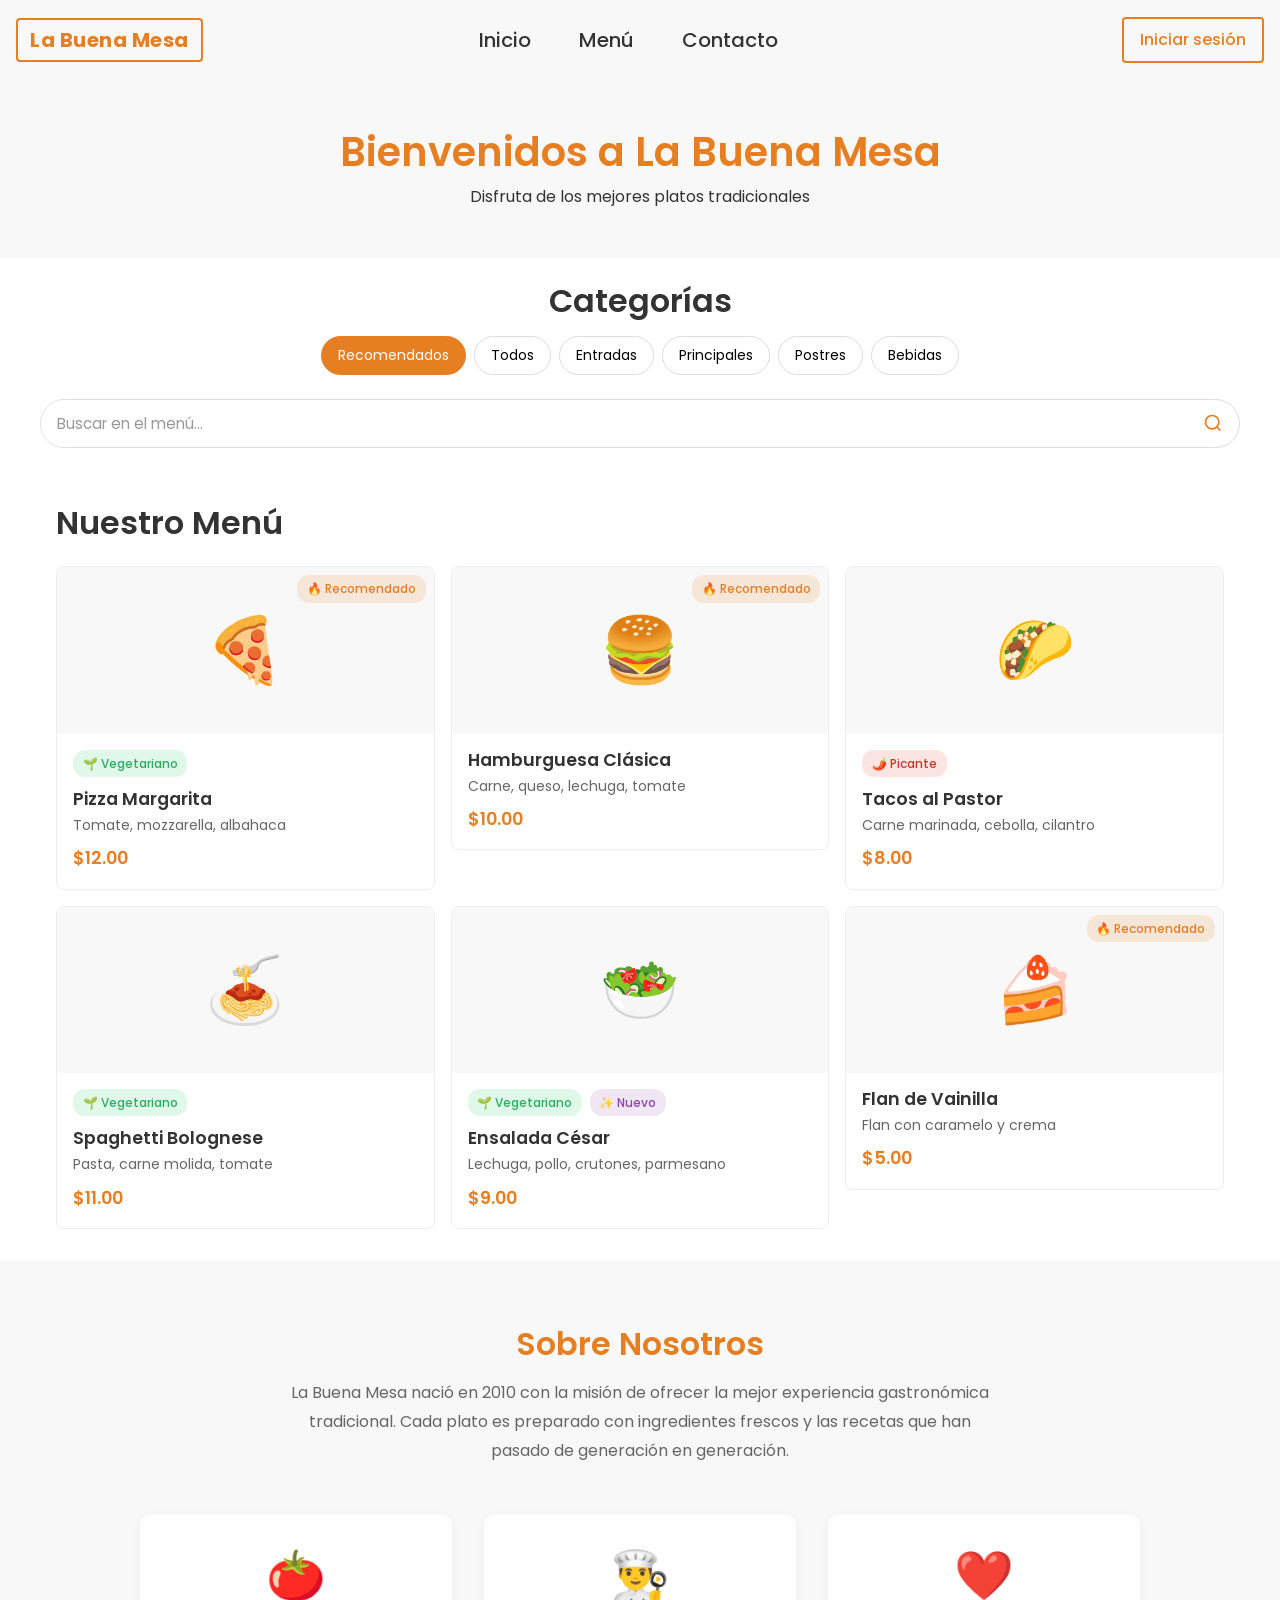
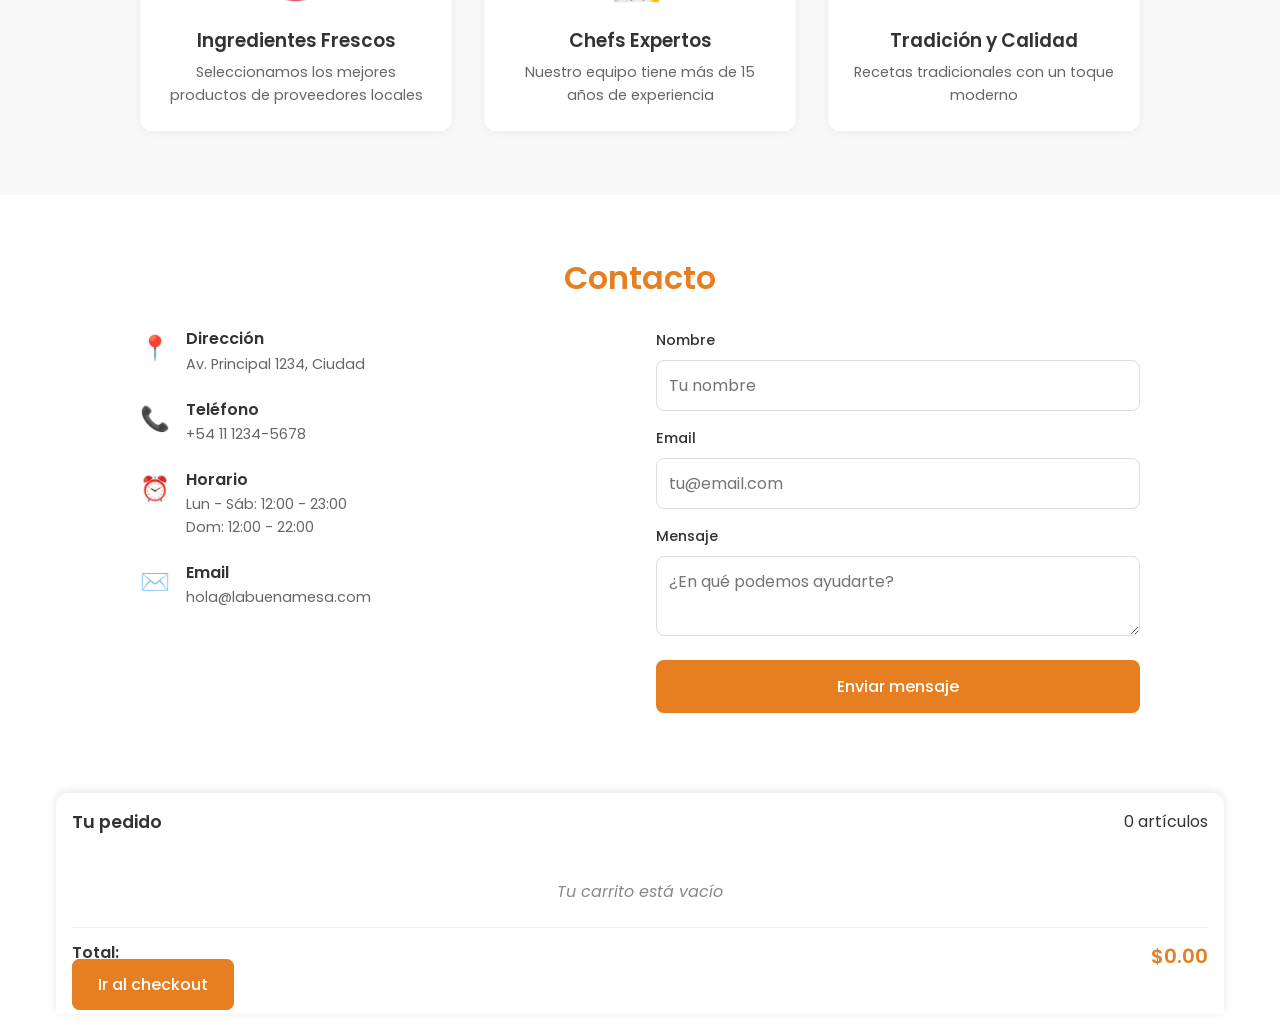
<file: index.html>
<!DOCTYPE html>
<html lang="es">
  <head>
    <meta charset="UTF-8" />
    <meta name="viewport" content="width=device-width, initial-scale=1.0" />
    <title>La Buena Mesa - Restaurante</title>
    <link rel="preconnect" href="https://fonts.googleapis.com" />
    <link rel="preconnect" href="https://fonts.gstatic.com" crossorigin />
    <link
      href="https://fonts.googleapis.com/css2?family=Poppins:wght@400;500;600;700&display=swap"
      rel="stylesheet"
    />
    <link rel="stylesheet" href="styles.css" />
    <script type="module" src="carga-productos.js"></script>
    <script type="module" src="auth.js"></script>
  </head>
  <body>
    <nav>
      <a href="/" class="logo">La Buena Mesa</a>
      <button class="nav-toggle" aria-label="Menú">
        <span></span>
        <span></span>
        <span></span>
      </button>
      <ul class="nav-links">
        <li><a href="index.html">Inicio</a></li>
        <li><a href="#">Menú</a></li>
        <li><a href="#">Contacto</a></li>
        <li>
          <a href="agregar-plato.html" class="nav-link-primary"
            >Agregar plato</a
          >
        </li>
      </ul>
    </nav>
    <script type="module">
      import { initAuthNav } from "./auth.js";
      initAuthNav();
    </script>

    <header class="hero">
      <h1>Bienvenidos a La Buena Mesa</h1>
      <p>Disfruta de los mejores platos tradicionales</p>
    </header>

    <section class="categories">
      <h2>Categorías</h2>
      <div class="category-filters">
        <button class="category-btn active">Recomendados</button>
        <button class="category-btn">Todos</button>
        <button class="category-btn">Entradas</button>
        <button class="category-btn">Principales</button>
        <button class="category-btn">Postres</button>
        <button class="category-btn">Bebidas</button>
      </div>
      <div class="search-bar">
        <input
          type="text"
          placeholder="Buscar en el menú..."
          class="search-input"
        />
        <button class="search-btn" aria-label="Buscar">
          <svg
            width="20"
            height="20"
            viewBox="0 0 24 24"
            fill="none"
            stroke="currentColor"
            stroke-width="2"
          >
            <circle cx="11" cy="11" r="8" />
            <path d="m21 21-4.35-4.35" />
          </svg>
        </button>
      </div>
    </section>

    <main class="menu-content">
      <h2>Nuestro Menú</h2>
      <div class="menu-grid">
        <p class="loading-text">Cargando productos...</p>
      </div>
    </main>

    <section class="about">
      <div class="about-container">
        <h2>Sobre Nosotros</h2>
        <p class="about-text">
          La Buena Mesa nació en 2010 con la misión de ofrecer la mejor
          experiencia gastronómica tradicional. Cada plato es preparado con
          ingredientes frescos y las recetas que han pasado de generación en
          generación.
        </p>
        <div class="about-features">
          <div class="about-feature">
            <span class="feature-icon">🍅</span>
            <h3>Ingredientes Frescos</h3>
            <p>Seleccionamos los mejores productos de proveedores locales</p>
          </div>
          <div class="about-feature">
            <span class="feature-icon">👨‍🍳</span>
            <h3>Chefs Expertos</h3>
            <p>Nuestro equipo tiene más de 15 años de experiencia</p>
          </div>
          <div class="about-feature">
            <span class="feature-icon">❤️</span>
            <h3>Tradición y Calidad</h3>
            <p>Recetas tradicionales con un toque moderno</p>
          </div>
        </div>
      </div>
    </section>

    <section class="contact">
      <div class="contact-container">
        <h2>Contacto</h2>
        <div class="contact-grid">
          <div class="contact-info">
            <div class="contact-item">
              <span class="contact-icon">📍</span>
              <div>
                <h3>Dirección</h3>
                <p>Av. Principal 1234, Ciudad</p>
              </div>
            </div>
            <div class="contact-item">
              <span class="contact-icon">📞</span>
              <div>
                <h3>Teléfono</h3>
                <p>+54 11 1234-5678</p>
              </div>
            </div>
            <div class="contact-item">
              <span class="contact-icon">⏰</span>
              <div>
                <h3>Horario</h3>
                <p>Lun - Sáb: 12:00 - 23:00</p>
                <p>Dom: 12:00 - 22:00</p>
              </div>
            </div>
            <div class="contact-item">
              <span class="contact-icon">✉️</span>
              <div>
                <h3>Email</h3>
                <p>hola@labuenamesa.com</p>
              </div>
            </div>
          </div>
          <form class="contact-form">
            <div class="form-group">
              <label for="contact-name">Nombre</label>
              <input type="text" id="contact-name" placeholder="Tu nombre" />
            </div>
            <div class="form-group">
              <label for="contact-email">Email</label>
              <input
                type="email"
                id="contact-email"
                placeholder="tu@email.com"
              />
            </div>
            <div class="form-group">
              <label for="contact-message">Mensaje</label>
              <textarea
                id="contact-message"
                placeholder="¿En qué podemos ayudarte?"
              ></textarea>
            </div>
            <button type="submit" class="btn btn-primary">
              Enviar mensaje
            </button>
          </form>
        </div>
      </div>
    </section>

    <footer>
      <div class="cart">
        <div class="cart-container">
          <div class="cart-header">
            <h3>Tu pedido</h3>
            <span class="cart-count">0 artículos</span>
          </div>
          <div class="cart-items">
            <p class="cart-empty">Tu carrito está vacío</p>
          </div>
          <div class="cart-footer">
            <span>Total:</span>
            <span class="cart-total">$0.00</span>
          </div>
          <a href="checkout.html" class="btn btn-primary btn-checkout-cart">
            Ir al checkout
          </a>
        </div>
      </div>
    </footer>
  </body>
</html>
</file>
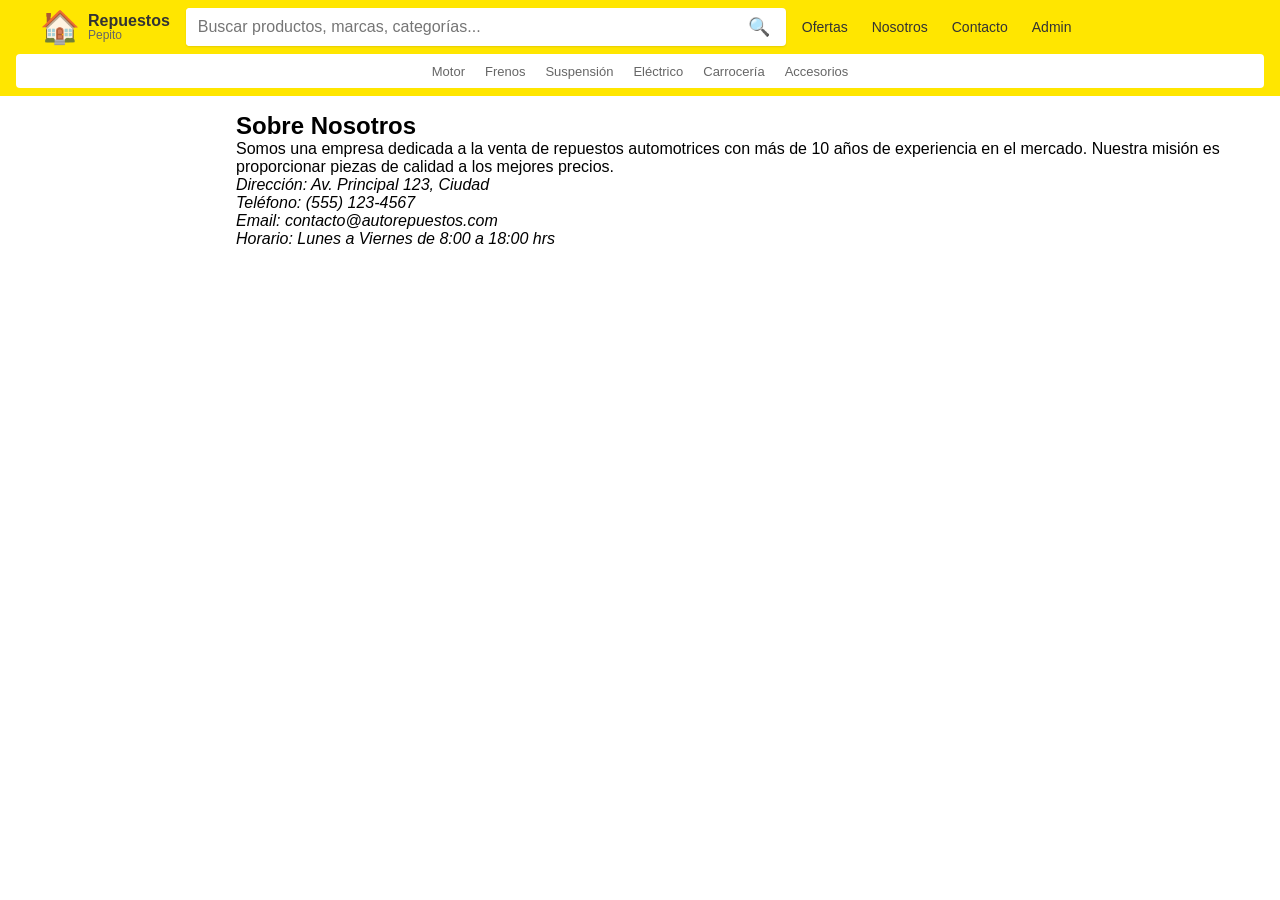
<file: about.html>
<!DOCTYPE html>
<html lang="es">
<head>
    <meta charset="UTF-8">
    <meta name="viewport" content="width=device-width, initial-scale=1.0">
    <title>AutoRepuestos - Tu tienda de repuestos para automóviles</title>
    <link rel="stylesheet" href="/style/style.css">
    <meta name="description" content="Encuentra los mejores repuestos para tu vehículo. Amplio catálogo de piezas automotor.">
</head>
<body>
    <header class="ml-header">
        <div class="ml-header-top">
            <a href="/" class="ml-logo">
                <span class="ml-logo-icon">🏠</span>
                <div class="ml-logo-text">
                    <span class="ml-logo-title">Repuestos</span>
                    <span class="ml-logo-subtitle">Pepito</span>
                </div>
            </a>
            
            <div class="ml-search">
                <form action="/search" method="get" class="ml-search-form">
                    <input type="text" name="q" placeholder="Buscar productos, marcas, categorías..." class="ml-search-input">
                    <button type="submit" class="ml-search-btn">
                        <span>🔍</span>
                    </button>
                </form>
            </div>
            
            <div class="ml-header-actions">
                <nav class="ml-nav">
                    <ul class="ml-nav-list">
                        <li><a href="#productos" class="ml-nav-link">Ofertas</a></li>
                        <li><a href="/about.html" class="ml-nav-link">Nosotros</a></li>
                        <li><a href="/contact.html" class="ml-nav-link">Contacto</a></li>
                        <li><a href="/new-product.html" class="ml-nav-link">Admin</a></li>
                    </ul>
                </nav>
            </div>
        </div>
        
        <div class="ml-categories-bar">
            <ul class="ml-categories-list">
                <li><a href="#motor">Motor</a></li>
                <li><a href="#frenos">Frenos</a></li>
                <li><a href="#suspension">Suspensión</a></li>
                <li><a href="#electrico">Eléctrico</a></li>
                <li><a href="#carroceria">Carrocería</a></li>
                <li><a href="#accesorios">Accesorios</a></li>
            </ul>
        </div>
    </header>
    <main>
        <section id="nosotros">
            <h2>Sobre Nosotros</h2>
            <p>Somos una empresa dedicada a la venta de repuestos automotrices con más de 10 años de experiencia en el mercado. Nuestra misión es proporcionar piezas de calidad a los mejores precios.</p>
            <address>
                <p>Dirección: Av. Principal 123, Ciudad</p>
                <p>Teléfono: (555) 123-4567</p>
                <p>Email: contacto@autorepuestos.com</p>
                <p>Horario: Lunes a Viernes de 8:00 a 18:00 hrs</p>
            </address>
        </section>
    </main>
</file>
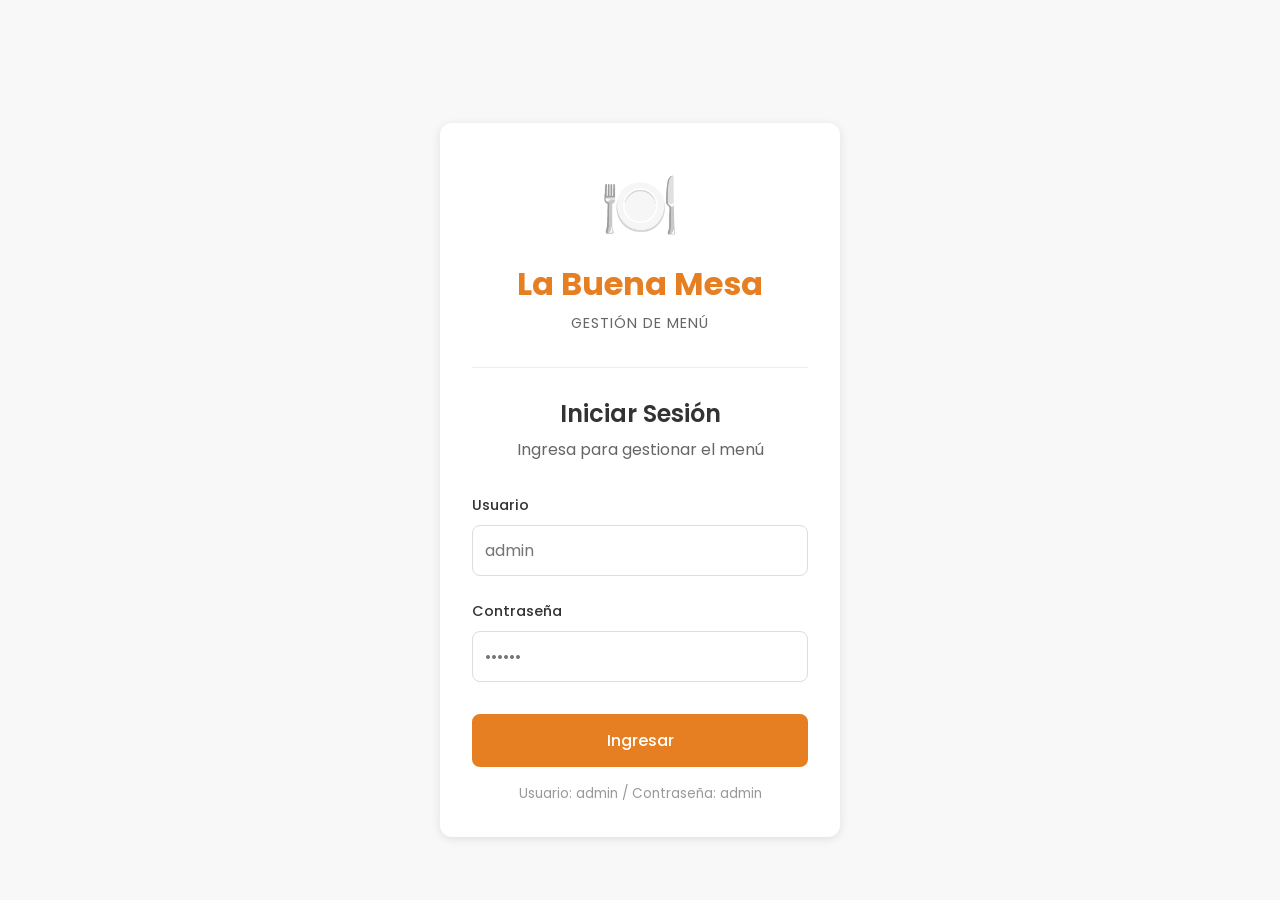
<file: agregar-plato.html>
<!DOCTYPE html>
<html lang="es">
  <head>
    <meta charset="UTF-8" />
    <meta name="viewport" content="width=device-width, initial-scale=1.0" />
    <title>Agregar Plato - La Buena Mesa</title>
    <link rel="preconnect" href="https://fonts.googleapis.com" />
    <link rel="preconnect" href="https://fonts.gstatic.com" crossorigin />
    <link
      href="https://fonts.googleapis.com/css2?family=Poppins:wght@400;500;600;700&display=swap"
      rel="stylesheet"
    />
    <link rel="stylesheet" href="styles.css" />
    <script type="module">
      import { isLoggedIn } from "./auth.js";
      if (!isLoggedIn()) {
        window.location.href = "login.html";
      }
    </script>
  </head>
  <body>
    <nav>
      <a href="index.html" class="logo">La Buena Mesa</a>
      <button class="nav-toggle" aria-label="Menú">
        <span></span>
        <span></span>
        <span></span>
      </button>
      <ul class="nav-links">
        <li><a href="index.html">Inicio</a></li>
        <li><a href="#">Menú</a></li>
        <li><a href="#">Contacto</a></li>
        <li>
          <a href="agregar-plato.html" class="nav-link-primary"
            >Agregar plato</a
          >
        </li>
      </ul>
    </nav>
    <script type="module">
      import { initAuthNav } from "./auth.js";
      initAuthNav();
    </script>

    <main class="form-page">
      <div class="form-container">
        <h1>Agregar Nuevo Plato</h1>
        <p class="form-subtitle">
          Completa los detalles del plato para agregarlo al menú
        </p>

        <form id="platoForm" class="plato-form">
          <div class="form-group">
            <label for="nombre">Nombre del plato</label>
            <input
              type="text"
              id="nombre"
              name="nombre"
              placeholder="Ej: Paella Valenciana"
              required
            />
          </div>

          <div class="form-group">
            <label for="descripcion">Descripción</label>
            <textarea
              id="descripcion"
              name="descripcion"
              rows="3"
              placeholder="Describe los ingredientes y características del plato"
              required
            ></textarea>
          </div>

          <div class="form-row">
            <div class="form-group">
              <label for="precio">Precio ($)</label>
              <input
                type="number"
                id="precio"
                name="precio"
                step="0.01"
                min="0"
                placeholder="0.00"
                required
              />
            </div>

            <div class="form-group">
              <label for="categoria">Categoría</label>
              <select id="categoria" name="categoria" required>
                <option value="">Selecciona una categoría</option>
                <option value="entradas">Entradas</option>
                <option value="principales">Principales</option>
                <option value="postres">Postres</option>
                <option value="bebidas">Bebidas</option>
              </select>
            </div>
          </div>

          <div class="form-group">
            <label for="imagen">Emoji representativo</label>
            <input
              type="text"
              id="imagen"
              name="imagen"
              placeholder="Ej: 🍝 (ingresa un emoji)"
              required
            />
          </div>

          <div class="form-actions">
            <a href="index.html" class="btn btn-secondary">Cancelar</a>
            <button type="submit" class="btn btn-primary">Guardar Plato</button>
          </div>
        </form>
      </div>
    </main>
  </body>
</html>
</file>
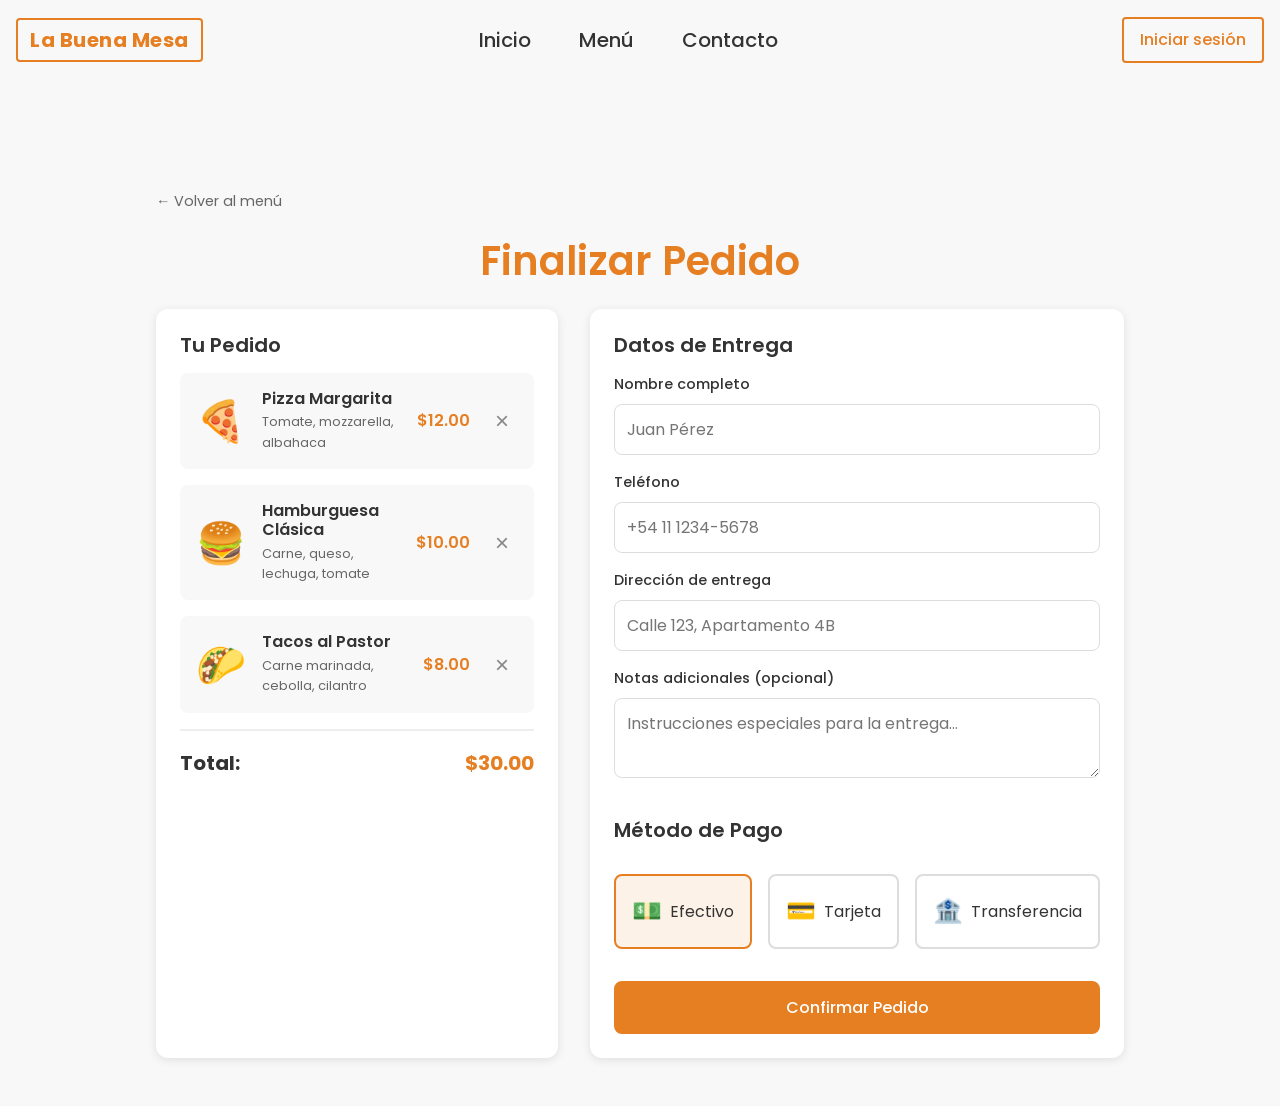
<file: checkout.html>
<!DOCTYPE html>
<html lang="es">
  <head>
    <meta charset="UTF-8" />
    <meta name="viewport" content="width=device-width, initial-scale=1.0" />
    <title>Checkout - La Buena Mesa</title>
    <link rel="preconnect" href="https://fonts.googleapis.com" />
    <link rel="preconnect" href="https://fonts.gstatic.com" crossorigin />
    <link
      href="https://fonts.googleapis.com/css2?family=Poppins:wght@400;500;600;700&display=swap"
      rel="stylesheet"
    />
    <link rel="stylesheet" href="styles.css" />
    <script type="module" src="auth.js"></script>
  </head>
  <body>
    <nav>
      <a href="index.html" class="logo">La Buena Mesa</a>
      <button class="nav-toggle" aria-label="Menú">
        <span></span>
        <span></span>
        <span></span>
      </button>
      <ul class="nav-links">
        <li><a href="index.html">Inicio</a></li>
        <li><a href="#">Menú</a></li>
        <li><a href="#">Contacto</a></li>
        <li>
          <a href="agregar-plato.html" class="nav-link-primary"
            >Agregar plato</a
          >
        </li>
      </ul>
    </nav>
    <script type="module">
      import { initAuthNav } from "./auth.js";
      initAuthNav();
    </script>

    <main class="checkout-page">
      <div class="checkout-container">
        <a href="index.html" class="back-link"> ← Volver al menú </a>

        <h1>Finalizar Pedido</h1>

        <div class="checkout-grid">
          <div class="checkout-summary">
            <h2>Tu Pedido</h2>
            <div class="checkout-items" id="checkout-items"></div>
            <div class="checkout-total">
              <span>Total:</span>
              <span class="total-amount" id="checkout-total">$0.00</span>
            </div>
          </div>

          <div class="checkout-form-section">
            <h2>Datos de Entrega</h2>
            <form class="checkout-form" id="checkout-form">
              <div class="form-group">
                <label for="nombre">Nombre completo</label>
                <input
                  type="text"
                  id="nombre"
                  name="nombre"
                  placeholder="Juan Pérez"
                  required
                />
              </div>

              <div class="form-group">
                <label for="telefono">Teléfono</label>
                <input
                  type="tel"
                  id="telefono"
                  name="telefono"
                  placeholder="+54 11 1234-5678"
                  required
                />
              </div>

              <div class="form-group">
                <label for="direccion">Dirección de entrega</label>
                <input
                  type="text"
                  id="direccion"
                  name="direccion"
                  placeholder="Calle 123, Apartamento 4B"
                  required
                />
              </div>

              <div class="form-group">
                <label for="notas">Notas adicionales (opcional)</label>
                <textarea
                  id="notas"
                  name="notas"
                  placeholder="Instrucciones especiales para la entrega..."
                ></textarea>
              </div>

              <h2>Método de Pago</h2>

              <div class="payment-methods">
                <label class="payment-option">
                  <input type="radio" name="pago" value="efectivo" checked />
                  <span class="payment-icon">💵</span>
                  <span>Efectivo</span>
                </label>
                <label class="payment-option">
                  <input type="radio" name="pago" value="tarjeta" />
                  <span class="payment-icon">💳</span>
                  <span>Tarjeta</span>
                </label>
                <label class="payment-option">
                  <input type="radio" name="pago" value="transferencia" />
                  <span class="payment-icon">🏦</span>
                  <span>Transferencia</span>
                </label>
              </div>

              <button type="submit" class="btn btn-primary btn-checkout">
                Confirmar Pedido
              </button>
            </form>
          </div>
        </div>
      </div>
    </main>
    <script type="module" src="checkout.js"></script>
  </body>
</html>
</file>
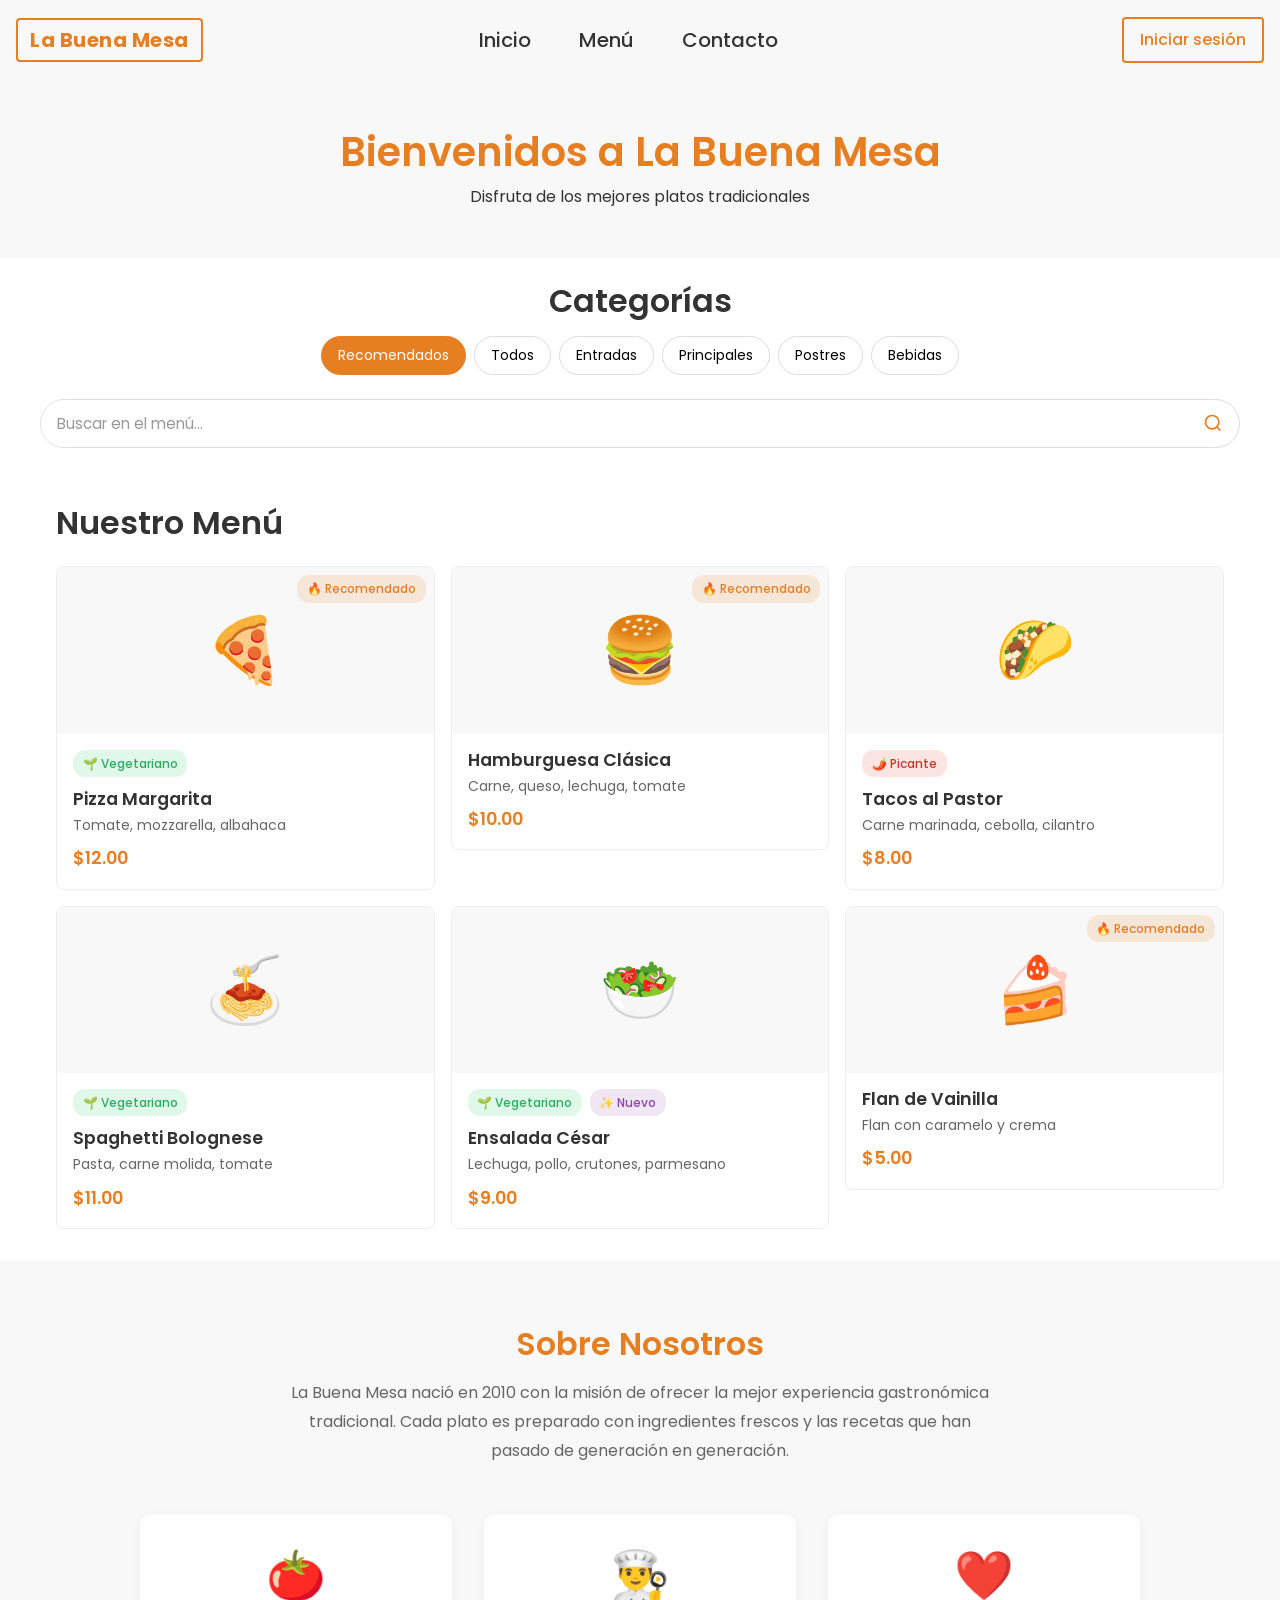
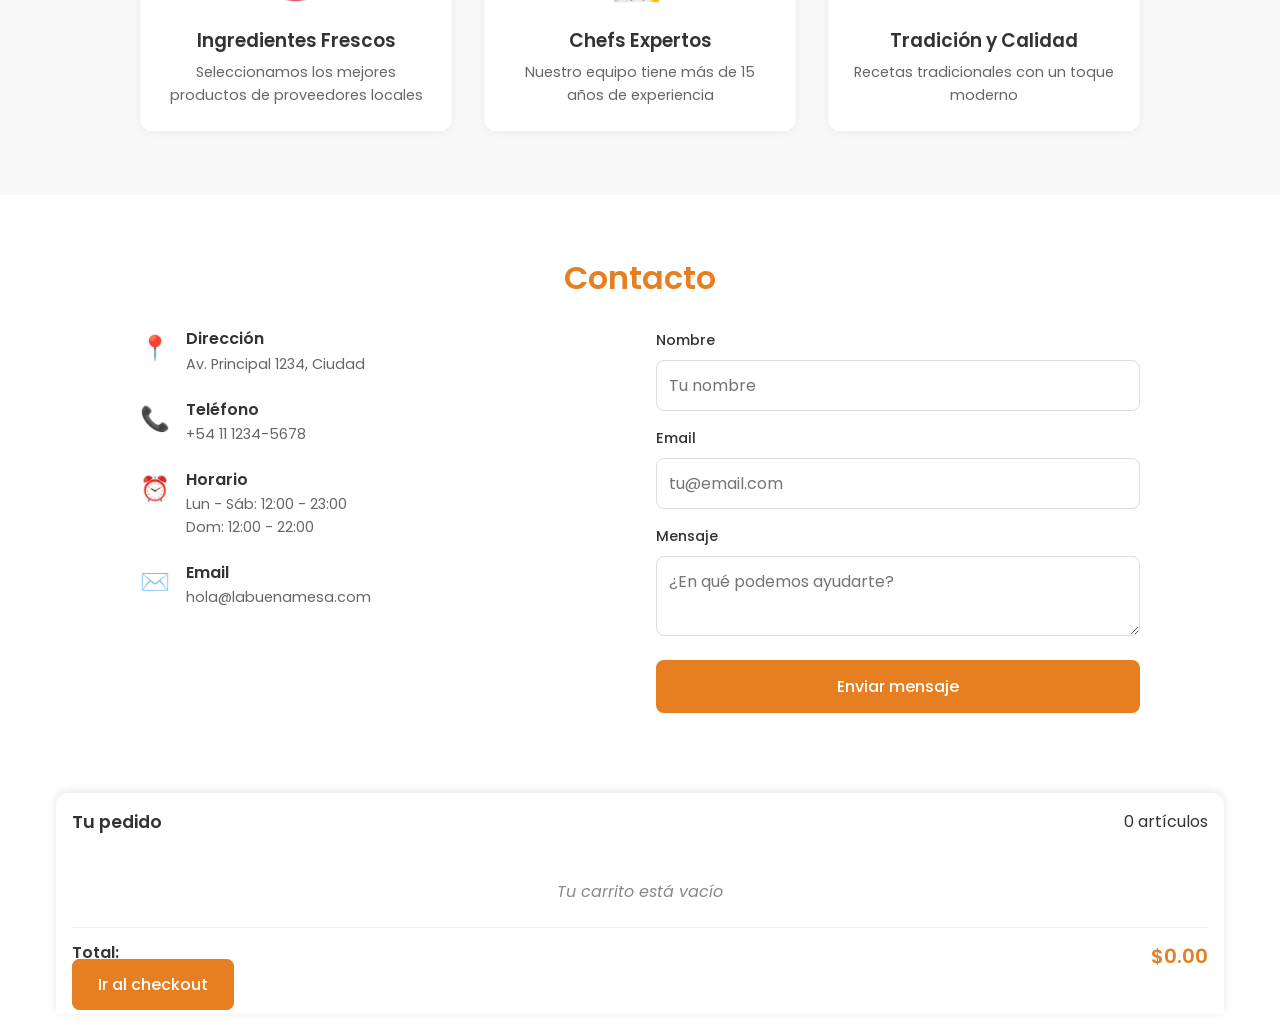
<file: detalle-producto.html>
<!DOCTYPE html>
<html lang="es">
  <head>
    <meta charset="UTF-8" />
    <meta name="viewport" content="width=device-width, initial-scale=1.0" />
    <title>Detalle del Producto - La Buena Mesa</title>
    <link rel="preconnect" href="https://fonts.googleapis.com" />
    <link rel="preconnect" href="https://fonts.gstatic.com" crossorigin />
    <link
      href="https://fonts.googleapis.com/css2?family=Poppins:wght@400;500;600;700&display=swap"
      rel="stylesheet"
    />
    <link rel="stylesheet" href="styles.css" />
    <script type="module" src="auth.js"></script>
  </head>
  <body>
    <nav>
      <a href="index.html" class="logo">La Buena Mesa</a>
      <button class="nav-toggle" aria-label="Menú">
        <span></span>
        <span></span>
        <span></span>
      </button>
      <ul class="nav-links">
        <li><a href="index.html">Inicio</a></li>
        <li><a href="#">Menú</a></li>
        <li><a href="#">Contacto</a></li>
        <li>
          <a href="agregar-plato.html" class="nav-link-primary"
            >Agregar plato</a
          >
        </li>
      </ul>
    </nav>
    <script type="module">
      import { initAuthNav } from "./auth.js";
      initAuthNav();
    </script>

    <main class="product-detail">
      <div class="product-detail-container">
        <a href="index.html" class="back-link">
          <svg
            width="20"
            height="20"
            viewBox="0 0 24 24"
            fill="none"
            stroke="currentColor"
            stroke-width="2"
          >
            <path d="m15 18-6-6 6-6" />
          </svg>
          Volver al menú
        </a>
        <div id="product-detail-content">
          <p class="loading-text">Cargando producto...</p>
        </div>
      </div>
    </main>

    <footer>
      <div class="cart">
        <div class="cart-container">
          <div class="cart-header">
            <h3>Tu pedido</h3>
            <span class="cart-count">0 artículos</span>
          </div>
          <div class="cart-items">
            <p class="cart-empty">Tu carrito está vacío</p>
          </div>
          <div class="cart-footer">
            <span>Total:</span>
            <span class="cart-total">$0.00</span>
          </div>
        </div>
      </div>
    </footer>

    <script type="module" src="detalle-producto.js"></script>
  </body>
</html>
</file>
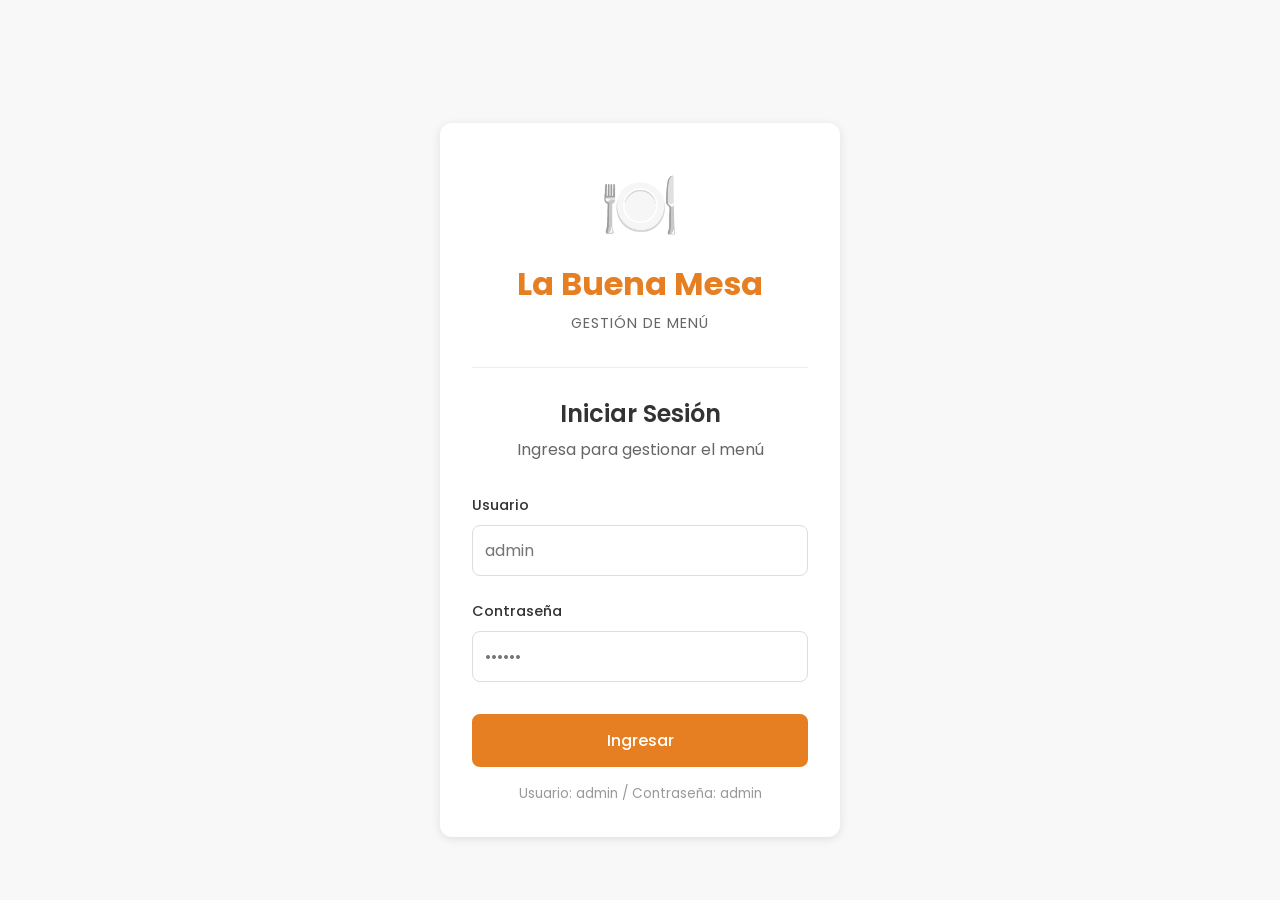
<file: login.html>
<!DOCTYPE html>
<html lang="es">
  <head>
    <meta charset="UTF-8" />
    <meta name="viewport" content="width=device-width, initial-scale=1.0" />
    <title>Login - La Buena Mesa</title>
    <link rel="preconnect" href="https://fonts.googleapis.com" />
    <link rel="preconnect" href="https://fonts.gstatic.com" crossorigin />
    <link
      href="https://fonts.googleapis.com/css2?family=Poppins:wght@400;500;600;700&display=swap"
      rel="stylesheet"
    />
    <link rel="stylesheet" href="styles.css" />
  </head>
  <body>
    <main class="login-page">
      <div class="login-container">
        <div class="login-logo">
          <div class="logo-icon">🍽️</div>
          <h1 class="logo-title">La Buena Mesa</h1>
          <p class="logo-tagline">Gestión de Menú</p>
        </div>

        <h2 class="login-title">Iniciar Sesión</h2>
        <p class="login-subtitle">Ingresa para gestionar el menú</p>

        <form id="loginForm" class="login-form">
          <div class="form-group">
            <label for="usuario">Usuario</label>
            <input
              type="text"
              id="usuario"
              name="usuario"
              placeholder="admin"
              required
            />
          </div>

          <div class="form-group">
            <label for="password">Contraseña</label>
            <input
              type="password"
              id="password"
              name="password"
              placeholder="••••••"
              required
            />
          </div>

          <button type="submit" class="btn btn-primary btn-login">
            Ingresar
          </button>
        </form>

        <p class="login-hint">Usuario: admin / Contraseña: admin</p>
      </div>
    </main>

    <script type="module">
      import { login } from "./auth.js";

      const form = document.getElementById("loginForm");
      form.addEventListener("submit", (e) => {
        e.preventDefault();
        const usuario = form.usuario.value;
        const password = form.password.value;

        if (usuario === "admin" && password === "admin") {
          login();
          window.location.href = "index.html";
        } else {
          alert("Credenciales incorrectas. Usa admin/admin");
        }
      });
    </script>
  </body>
</html>
</file>
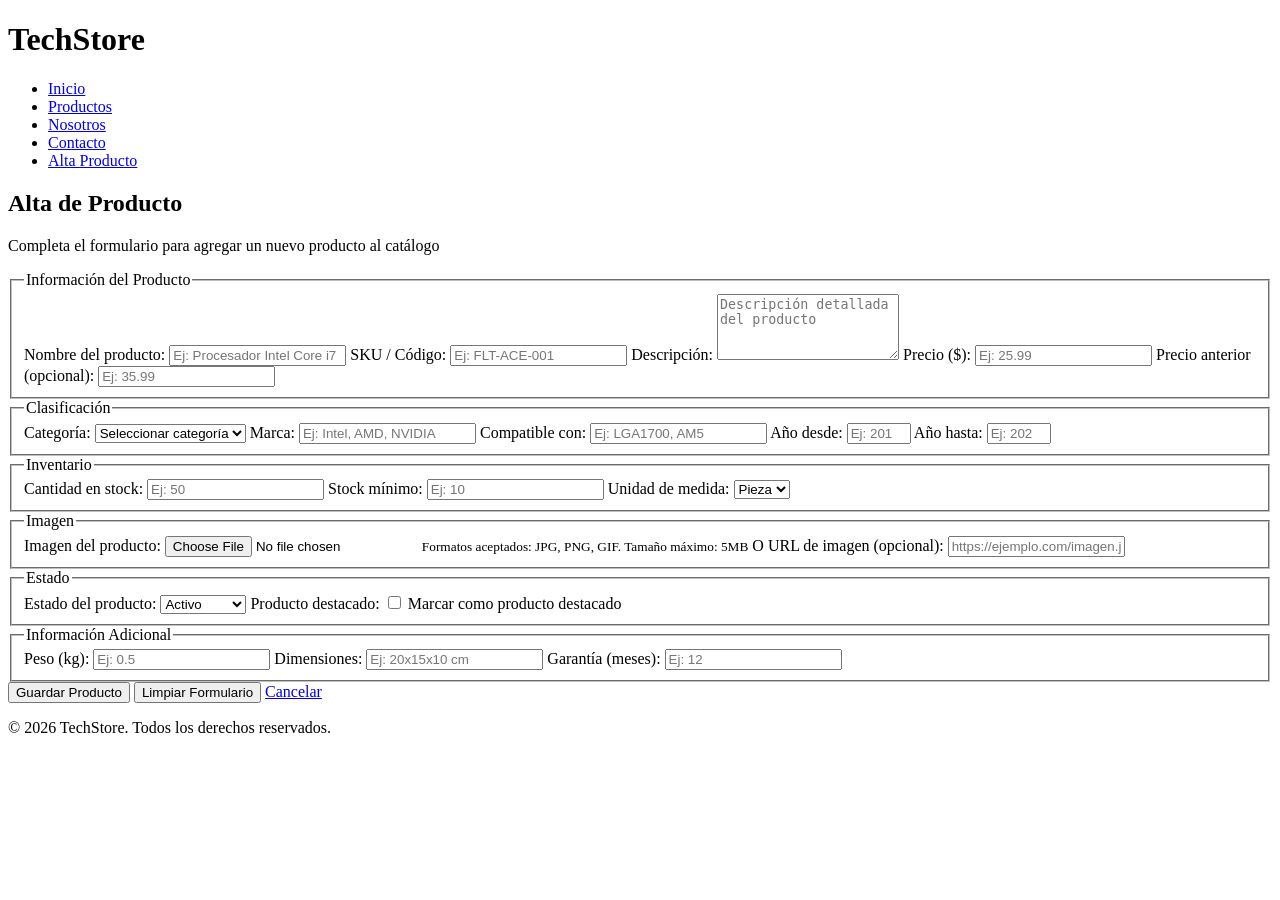
<file: new-product.html>
<!DOCTYPE html>
<html lang="es">
<head>
    <meta charset="UTF-8">
    <meta name="viewport" content="width=device-width, initial-scale=1.0">
    <title>Alta de Producto - TechStore</title>
    <meta name="description" content="Agregar nuevo producto a nuestro catálogo de informática">
</head>
<body>
    <header>
        <h1>TechStore</h1>
        <nav>
            <ul>
                <li><a href="/index.html">Inicio</a></li>
                <li><a href="#productos">Productos</a></li>
                <li><a href="#nosotros">Nosotros</a></li>
                <li><a href="/contact.html">Contacto</a></li>
                <li><a href="/alta-producto.html">Alta Producto</a></li>
            </ul>
        </nav>
    </header>

    <main>
        <section>
            <h2>Alta de Producto</h2>
            <p>Completa el formulario para agregar un nuevo producto al catálogo</p>
            
            <form action="#" method="post" enctype="multipart/form-data">
                <fieldset>
                    <legend>Información del Producto</legend>
                    
                    <label for="nombre">Nombre del producto:</label>
                    <input type="text" id="nombre" name="nombre" required placeholder="Ej: Procesador Intel Core i7">
                    
                    <label for="sku">SKU / Código:</label>
                    <input type="text" id="sku" name="sku" required placeholder="Ej: FLT-ACE-001">
                    
                    <label for="descripcion">Descripción:</label>
                    <textarea id="descripcion" name="descripcion" rows="4" placeholder="Descripción detallada del producto"></textarea>
                    
                    <label for="precio">Precio ($):</label>
                    <input type="number" id="precio" name="precio" step="0.01" min="0" required placeholder="Ej: 25.99">
                    
                    <label for="precio_anterior">Precio anterior (opcional):</label>
                    <input type="number" id="precio_anterior" name="precio_anterior" step="0.01" min="0" placeholder="Ej: 35.99">
                </fieldset>

                <fieldset>
                    <legend>Clasificación</legend>
                    
                    <label for="categoria">Categoría:</label>
                    <select id="categoria" name="categoria" required>
                        <option value="">Seleccionar categoría</option>
                        <option value="procesadores">Procesadores</option>
                        <option value="ram">Memorias RAM</option>
                        <option value="ssd">Discos SSD</option>
                        <option value="gpu">Placas de Video</option>
                        <option value="motherboard">Motherboards</option>
                        <option value="coolers">Coolers</option>
                        <option value="gabinetes">Gabinetes</option>
                        <option value="fuentes">Fuentes</option>
                        <option value="monitores">Monitores</option>
                    </select>
                    
                    <label for="marca">Marca:</label>
                    <input type="text" id="marca" name="marca" required placeholder="Ej: Intel, AMD, NVIDIA">
                    
                    <label for="modelo_compatible">Compatible con:</label>
                    <input type="text" id="modelo_compatible" name="modelo_compatible" placeholder="Ej: LGA1700, AM5">
                    
                    <label for="ano_desde">Año desde:</label>
                    <input type="number" id="ano_desde" name="ano_desde" min="1900" max="2030" placeholder="Ej: 2015">
                    
                    <label for="ano_hasta">Año hasta:</label>
                    <input type="number" id="ano_hasta" name="ano_hasta" min="1900" max="2030" placeholder="Ej: 2023">
                </fieldset>

                <fieldset>
                    <legend>Inventario</legend>
                    
                    <label for="stock">Cantidad en stock:</label>
                    <input type="number" id="stock" name="stock" min="0" required placeholder="Ej: 50">
                    
                    <label for="stock_minimo">Stock mínimo:</label>
                    <input type="number" id="stock_minimo" name="stock_minimo" min="0" placeholder="Ej: 10">
                    
                    <label for="unidad">Unidad de medida:</label>
                    <select id="unidad" name="unidad">
                        <option value="pieza">Pieza</option>
                        <option value="kit">Kit</option>
                        <option value="set">Set</option>
                    </select>
                </fieldset>

                <fieldset>
                    <legend>Imagen</legend>
                    
                    <label for="imagen">Imagen del producto:</label>
                    <input type="file" id="imagen" name="imagen" accept="image/*">
                    <small>Formatos aceptados: JPG, PNG, GIF. Tamaño máximo: 5MB</small>
                    
                    <label for="imagen_url">O URL de imagen (opcional):</label>
                    <input type="url" id="imagen_url" name="imagen_url" placeholder="https://ejemplo.com/imagen.jpg">
                </fieldset>

                <fieldset>
                    <legend>Estado</legend>
                    
                    <label for="estado">Estado del producto:</label>
                    <select id="estado" name="estado">
                        <option value="activo">Activo</option>
                        <option value="inactivo">Inactivo</option>
                        <option value="destacado">Destacado</option>
                    </select>
                    
                    <label for="destacado">Producto destacado:</label>
                    <input type="checkbox" id="destacado" name="destacado" value="1">
                    <span>Marcar como producto destacado</span>
                </fieldset>

                <fieldset>
                    <legend>Información Adicional</legend>
                    
                    <label for="peso">Peso (kg):</label>
                    <input type="number" id="peso" name="peso" step="0.01" min="0" placeholder="Ej: 0.5">
                    
                    <label for="dimensiones">Dimensiones:</label>
                    <input type="text" id="dimensiones" name="dimensiones" placeholder="Ej: 20x15x10 cm">
                    
                    <label for="garantia">Garantía (meses):</label>
                    <input type="number" id="garantia" name="garantia" min="0" placeholder="Ej: 12">
                </fieldset>

                <div class="botones">
                    <button type="submit">Guardar Producto</button>
                    <button type="reset">Limpiar Formulario</button>
                    <a href="/index.html">Cancelar</a>
                </div>
            </form>
        </section>
    </main>

    <footer>
        <p>&copy; 2026 TechStore. Todos los derechos reservados.</p>
    </footer>
</body>
</html>
</file>
<file: styles.css>
* {
  margin: 0;
  padding: 0;
  box-sizing: border-box;
}

:root {
  --font-primary: "Poppins", serif;
  --color-text: #333;
  --color-primary: #e67e22;
  --color-bg: #fff;
  --color-bg-secondary: #f8f8f8;
  --nav-height: 60px;
}

body {
  font-family: var(--font-primary);
  font-size: 16px;
  line-height: 1.6;
  color: var(--color-text);
  background-color: var(--color-bg);
}

a {
  text-decoration: none;
  color: inherit;
}

h1,
h2,
h3,
h4,
h5,
h6 {
  font-family: var(--font-primary);
  font-weight: 600;
  line-height: 1.2;
}

h1 {
  font-size: 2rem;
}

h2 {
  font-size: 1.5rem;
}

p {
  font-size: 1rem;
  font-weight: 400;
}

nav {
  display: flex;
  justify-content: space-between;
  align-items: center;
  margin: 0 auto;
  height: 100%;
  width: 100%;
}

.logo {
  position: absolute;
  left: 1rem;
  font-size: 1.25rem;
  font-weight: 700;
  color: var(--color-primary);
  padding: 0.25rem 0.75rem;
  border: 2px solid var(--color-primary);
  border-radius: 4px;
  letter-spacing: 0.5px;
}

.nav-links {
  display: none;
  list-style: none;
  gap: 1.5rem;
  background-color: var(--color-bg-secondary);
  padding-block: 1rem;
}

.nav-links a {
  display: inline-block;
  font-size: 1.25rem;
  font-weight: 500;
  padding: 0.5rem 0.75rem;
  border-radius: 4px;
  transition: all 0.2s ease;
}

.nav-links a:hover {
  color: var(--color-primary);
  background: rgba(230, 126, 34, 0.1);
}

.nav-toggle {
  display: flex;
  flex-direction: column;
  gap: 4px;
  background: none;
  border: none;
  cursor: pointer;
  padding: 0.5rem;
}

.nav-toggle span {
  display: block;
  width: 24px;
  height: 2px;
  background: var(--color-text);
  border-radius: 2px;
}

@media (min-width: 768px) {
  .nav-toggle {
    display: none;
  }
  nav {
    justify-content: flex-start;
    gap: 3rem;
  }

  .logo {
    flex-shrink: 0;
  }

  .nav-links {
    flex: 1;
    justify-content: center;
    display: flex;
  }

  h1 {
    font-size: 2.5rem;
  }

  h2 {
    font-size: 2rem;
  }
}

.hero {
  padding: 3rem 1rem;
  text-align: center;
  background-color: var(--color-bg-secondary);
}

.hero h1 {
  color: var(--color-primary);
  margin-bottom: 0.5rem;
}

.categories {
  padding: 1.5rem 1rem;
  text-align: center;
}

.category-filters {
  display: flex;
  flex-wrap: wrap;
  gap: 0.5rem;
  justify-content: center;
  margin-top: 1rem;
}

.category-btn {
  padding: 0.5rem 1rem;
  border: 1px solid #ddd;
  border-radius: 20px;
  background: var(--color-bg);
  font-family: var(--font-primary);
  font-size: 0.875rem;
  cursor: pointer;
  transition: all 0.2s ease;
}

.category-btn.active,
.category-btn:hover {
  background: var(--color-primary);
  color: #fff;
  border-color: var(--color-primary);
}

.search-bar {
  display: flex;
  align-items: center;
  max-width: 1200px;
  margin: 1.5rem auto 0;
  border: 1px solid #ddd;
  border-radius: 25px;
  overflow: hidden;
  background: var(--color-bg);
}

.search-input {
  flex: 1;
  padding: 0.75rem 1rem;
  border: none;
  font-family: var(--font-primary);
  font-size: 0.95rem;
  outline: none;
}

.search-input::placeholder {
  color: #999;
}

.search-btn {
  padding: 0.75rem 1rem;
  background: transparent;
  border: none;
  color: var(--color-primary);
  cursor: pointer;
  display: flex;
  align-items: center;
  justify-content: center;
  transition: background 0.2s ease;
}

.search-btn:hover {
  background: rgba(230, 126, 34, 0.1);
}

.menu-content {
  padding: 2rem 1rem;
  max-width: 1200px;
  margin: 0 auto;
}

.menu-grid {
  display: grid;
  grid-template-columns: 1fr;
  gap: 1rem;
  margin-top: 1.5rem;
}

.menu-item {
  border: 1px solid #eee;
  border-radius: 8px;
  overflow: hidden;
  transition: box-shadow 0.2s ease;
  position: relative;
  transition: transform 0.2s ease;
}

.menu-item:hover {
  box-shadow: 0 2px 8px rgba(0, 0, 0, 0.1);
  cursor: pointer;
  transform: scale(1.025);
}

.menu-item-image {
  font-size: 4rem;
  text-align: center;
  padding: 2rem;
  background: var(--color-bg-secondary);
}

.menu-item-info {
  padding: 1rem;
}

.menu-item-info h3 {
  font-size: 1.1rem;
  margin-bottom: 0.25rem;
}

.menu-item-info p {
  font-size: 0.875rem;
  color: #666;
  margin-bottom: 0.5rem;
}

.menu-item-price {
  font-weight: 600;
  color: var(--color-primary);
  font-size: 1.1rem;
}

.menu-item-tags {
  display: flex;
  flex-wrap: wrap;
  gap: 0.5rem;
  margin-bottom: 0.75rem;
}

.tag {
  display: inline-block;
  padding: 0.25rem 0.6rem;
  font-size: 0.75rem;
  font-weight: 500;
  border-radius: 12px;
  background: var(--color-bg-secondary);
  color: #666;
}

.tag-featured {
  background: rgba(230, 126, 34, 0.15);
  color: var(--color-primary);
}

.tag-vegetarian {
  background: rgba(46, 204, 113, 0.15);
  color: #27ae60;
}

.tag-popular {
  background: rgba(241, 196, 15, 0.2);
  color: #d4a200;
}

.tag-spicy {
  background: rgba(231, 76, 60, 0.15);
  color: #c0392b;
}

.tag-new {
  background: rgba(155, 89, 182, 0.15);
  color: #8e44ad;
}

.tag-absolute {
  position: absolute;
  top: 0.5rem;
  right: 0.5rem;
  z-index: 1;
}

@media (min-width: 768px) {
  .menu-grid {
    grid-template-columns: repeat(3, 1fr);
  }
}

.cart {
  background: var(--color-bg);
  max-width: 1200px;
  margin: 0 auto;
  padding: 1rem;
}

.cart-container {
  padding: 1rem;
  border-radius: 12px 12px 0 0;
  box-shadow: 0 -2px 10px rgba(0, 0, 0, 0.1);
}

.cart-header {
  display: flex;
  justify-content: space-between;
  align-items: center;
  margin-bottom: 0.75rem;
}

.cart-header h3 {
  font-size: 1.1rem;
}

.cart-items {
  min-height: 60px;
  max-height: 80px;
  overflow-y: auto;
}

.cart-empty {
  color: #888;
  font-style: italic;
  text-align: center;
  padding: 2rem 0;
}

.cart-footer {
  display: flex;
  justify-content: space-between;
  padding-top: 0.75rem;
  border-top: 1px solid #eee;
  font-weight: 600;
}

.cart-total {
  color: var(--color-primary);
  font-size: 1.25rem;
}

.btn-checkout-cart {
  width: 100%;
  margin-top: 1rem;
}

.form-page {
  padding-top: calc(var(--nav-height) + 2rem);
  padding-bottom: 2rem;
  min-height: 100vh;
  background-color: var(--color-bg-secondary);
}

.form-container {
  max-width: 600px;
  margin: 0 auto;
  padding: 2rem;
  background: var(--color-bg);
  border-radius: 12px;
  box-shadow: 0 2px 10px rgba(0, 0, 0, 0.1);
}

.form-container h1 {
  color: var(--color-primary);
  margin-bottom: 0.5rem;
  text-align: center;
}

.form-subtitle {
  text-align: center;
  color: #666;
  margin-bottom: 2rem;
}

.plato-form {
  display: flex;
  flex-direction: column;
  gap: 1.5rem;
}

.form-group {
  display: flex;
  flex-direction: column;
  gap: 0.5rem;
}

.form-group label {
  font-weight: 500;
  font-size: 0.9rem;
  color: var(--color-text);
}

.form-group input,
.form-group textarea,
.form-group select {
  padding: 0.75rem;
  border: 1px solid #ddd;
  border-radius: 8px;
  font-family: var(--font-primary);
  font-size: 1rem;
  transition: border-color 0.2s ease, box-shadow 0.2s ease;
}

.form-group input:focus,
.form-group textarea:focus,
.form-group select:focus {
  outline: none;
  border-color: var(--color-primary);
  box-shadow: 0 0 0 3px rgba(230, 126, 34, 0.1);
}

.form-group textarea {
  resize: vertical;
  min-height: 80px;
}

.form-row {
  display: grid;
  grid-template-columns: 1fr;
  gap: 1rem;
}

@media (min-width: 480px) {
  .form-row {
    grid-template-columns: 1fr 1fr;
  }
}

.form-actions {
  display: flex;
  gap: 1rem;
  margin-top: 1rem;
}

.checkout-page {
  padding-top: calc(var(--nav-height) + 2rem);
  padding-bottom: 2rem;
  min-height: 100vh;
  background-color: var(--color-bg-secondary);
}

.checkout-container {
  max-width: 1000px;
  margin: 0 auto;
  padding: 1rem;
}

.checkout-container h1 {
  color: var(--color-primary);
  margin-bottom: 1.5rem;
  text-align: center;
}

.checkout-grid {
  display: grid;
  grid-template-columns: 1fr;
  gap: 2rem;
}

.checkout-summary {
  display: flex;
  flex-direction: column;
  background: var(--color-bg);
  border-radius: 12px;
  padding: 1.5rem;
  box-shadow: 0 2px 10px rgba(0, 0, 0, 0.1);
}

.checkout-summary h2 {
  margin-bottom: 1rem;
  font-size: 1.25rem;
}

.checkout-items {
  display: flex;
  flex-direction: column;
  gap: 1rem;
  margin-bottom: 1rem;
  max-height: 100%;
  overflow-y: auto;
}

.checkout-item {
  display: grid;
  grid-template-columns: auto 1fr auto auto;
  gap: 1rem;
  align-items: center;
  padding: 1rem;
  background: var(--color-bg-secondary);
  border-radius: 8px;
}

.checkout-item-image {
  font-size: 2.5rem;
}

.checkout-item-details h3 {
  font-size: 1rem;
  margin-bottom: 0.25rem;
}

.checkout-item-details p {
  font-size: 0.8rem;
  color: #666;
}

.checkout-item-price {
  font-weight: 600;
  color: var(--color-primary);
}

.remove-item {
  width: 32px;
  height: 32px;
  border: none;
  background: transparent;
  color: #888;
  font-size: 1.5rem;
  cursor: pointer;
  border-radius: 50%;
  transition: all 0.2s ease;
}

.remove-item:hover {
  color: #e74c3c;
  background: rgba(231, 76, 60, 0.1);
}

.checkout-total {
  display: flex;
  justify-content: space-between;
  padding-top: 1rem;
  border-top: 2px solid #eee;
  font-size: 1.25rem;
  font-weight: 700;
}

.total-amount {
  color: var(--color-primary);
}

.checkout-form-section {
  background: var(--color-bg);
  border-radius: 12px;
  padding: 1.5rem;
  box-shadow: 0 2px 10px rgba(0, 0, 0, 0.1);
}

.checkout-form-section h2 {
  margin-bottom: 1rem;
  margin-top: 1.5rem;
  font-size: 1.25rem;
}

.checkout-form-section h2:first-child {
  margin-top: 0;
}

.checkout-form {
  display: flex;
  flex-direction: column;
  gap: 1rem;
}

.payment-methods {
  display: flex;
  flex-wrap: wrap;
  gap: 1rem;
  flex-wrap: nowrap;
}

.payment-option {
  flex: 1;
  flex-basis: 0;
  display: flex;
  align-items: center;
  gap: 0.5rem;
  padding: 1rem;
  border: 2px solid #ddd;
  border-radius: 8px;
  cursor: pointer;
  transition: all 0.2s ease;
}

.payment-option:hover {
  border-color: var(--color-primary);
}

.payment-option:has(input:checked) {
  border-color: var(--color-primary);
  background: rgba(230, 126, 34, 0.1);
}

.payment-option input {
  display: none;
}

.payment-icon {
  font-size: 1.5rem;
}

.btn-checkout {
  margin-top: 1rem;
  padding: 1rem;
  font-size: 1.1rem;
}

@media (min-width: 768px) {
  .checkout-grid {
    grid-template-columns: 1fr 1fr;
  }
}

.btn {
  flex: 1;
  padding: 0.75rem 1.5rem;
  border-radius: 8px;
  font-family: var(--font-primary);
  font-size: 1rem;
  font-weight: 500;
  cursor: pointer;
  transition: all 0.2s ease;
  text-align: center;
}

.btn-primary {
  background: var(--color-primary);
  color: #fff;
  border: 2px solid var(--color-primary);
}

.btn-primary:hover {
  background: #d35400;
  border-color: #d35400;
}

.btn-secondary {
  background: var(--color-bg);
  color: var(--color-text);
  border: 2px solid #ddd;
}

.btn-secondary:hover {
  border-color: var(--color-text);
  background: var(--color-bg-secondary);
}

.nav-link-primary {
  color: var(--color-primary);
  font-weight: 600;
}

.nav-link-primary:hover {
  background: rgba(230, 126, 34, 0.15);
}

.about {
  padding: 4rem 1rem;
  background: var(--color-bg-secondary);
  text-align: center;
}

.about-container {
  max-width: 1000px;
  margin: 0 auto;
}

.about h2 {
  margin-bottom: 1rem;
  color: var(--color-primary);
}

.about-text {
  max-width: 700px;
  margin: 0 auto 3rem;
  color: #666;
  line-height: 1.8;
}

.about-features {
  display: grid;
  grid-template-columns: 1fr;
  gap: 2rem;
}

.about-feature {
  padding: 1.5rem;
  background: var(--color-bg);
  border-radius: 12px;
  box-shadow: 0 2px 8px rgba(0, 0, 0, 0.05);
}

.feature-icon {
  font-size: 3rem;
  display: block;
  margin-bottom: 1rem;
}

.about-feature h3 {
  margin-bottom: 0.5rem;
  color: var(--color-text);
}

.about-feature p {
  color: #666;
  font-size: 0.9rem;
}

.product-detail {
  padding-top: calc(var(--nav-height) + 2rem);
  padding-bottom: 2rem;
  min-height: 100vh;
  background-color: var(--color-bg-secondary);
}

.product-detail-container {
  max-width: 1000px;
  margin: 0 auto;
  padding: 1rem;
}

.back-link {
  display: inline-flex;
  align-items: center;
  gap: 0.5rem;
  color: #666;
  font-size: 0.9rem;
  margin-bottom: 1.5rem;
  transition: color 0.2s ease;
}

.back-link:hover {
  color: var(--color-primary);
}

#product-detail-content {
  display: grid;
  grid-template-columns: 1fr;
  gap: 2rem;
  background: var(--color-bg);
  border-radius: 12px;
  padding: 2rem;
  box-shadow: 0 2px 10px rgba(0, 0, 0, 0.1);
}

.product-detail-image {
  font-size: 6rem;
  text-align: center;
  padding: 3rem;
  background: var(--color-bg-secondary);
  border-radius: 8px;
}

.product-detail-info {
  display: flex;
  flex-direction: column;
  gap: 1rem;
}

.product-detail-info h1 {
  color: var(--color-text);
  font-size: 1.75rem;
}

.product-detail-description {
  color: #666;
  line-height: 1.6;
}

.product-detail-price {
  font-size: 1.5rem;
  font-weight: 700;
  color: var(--color-primary);
}

.product-detail-actions {
  display: flex;
  flex-direction: column;
  gap: 1rem;
  margin-top: 1rem;
}

.quantity-selector {
  display: flex;
  align-items: center;
  gap: 1rem;
  justify-content: center;
}

.quantity-btn {
  width: 40px;
  height: 40px;
  border: 1px solid #ddd;
  border-radius: 8px;
  background: var(--color-bg);
  font-size: 1.25rem;
  cursor: pointer;
  transition: all 0.2s ease;
}

.quantity-btn:hover {
  border-color: var(--color-primary);
  color: var(--color-primary);
}

.quantity-value {
  font-size: 1.25rem;
  font-weight: 600;
  min-width: 40px;
  text-align: center;
}

.add-to-cart-btn {
  width: 100%;
}

@media (min-width: 768px) {
  #product-detail-content {
    grid-template-columns: 1fr 1fr;
    align-items: start;
  }

  .product-detail-actions {
    flex-direction: row;
    align-items: center;
  }

  .quantity-selector {
    justify-content: flex-start;
  }

  .add-to-cart-btn {
    width: auto;
  }
}

.loading-text {
  text-align: center;
  color: #888;
  font-style: italic;
  padding: 2rem;
}

.menu-item-link {
  display: block;
}

.contact {
  padding: 4rem 1rem;
  background: var(--color-bg);
}

.contact-container {
  max-width: 1000px;
  margin: 0 auto;
}

.contact h2 {
  text-align: center;
  margin-bottom: 2rem;
  color: var(--color-primary);
}

.contact-grid {
  display: grid;
  grid-template-columns: 1fr;
  gap: 2rem;
}

.contact-info {
  display: flex;
  flex-direction: column;
  gap: 1.5rem;
}

.contact-item {
  display: flex;
  align-items: flex-start;
  gap: 1rem;
}

.contact-icon {
  font-size: 1.5rem;
}

.contact-item h3 {
  font-size: 1rem;
  margin-bottom: 0.25rem;
}

.contact-item p {
  font-size: 0.9rem;
  color: #666;
}

.contact-form {
  display: flex;
  flex-direction: column;
  gap: 1rem;
}

.contact-form .btn {
  flex: none;
  width: 100%;
  margin-top: 0.5rem;
}

@media (min-width: 768px) {
  .about-features {
    grid-template-columns: repeat(3, 1fr);
  }

  .contact-grid {
    grid-template-columns: 1fr 1fr;
  }

  .contact-form .btn {
    width: auto;
  }
}

.nav-link-login {
  display: inline-block;
  font-size: 1rem;
  font-weight: 500;
  padding: 0.5rem 1rem;
  border-radius: 4px;
  color: var(--color-primary);
  border: 2px solid var(--color-primary);
  transition: all 0.2s ease;
}

.nav-link-login:hover {
  background: var(--color-primary);
  color: #fff;
}

.avatar-btn {
  background: none;
  border: none;
  font-size: 1.5rem;
  cursor: pointer;
  padding: 0.25rem;
  border-radius: 50%;
  transition: background 0.2s ease;
}

.avatar-btn:hover {
  background: rgba(230, 126, 34, 0.1);
}

.auth-nav-item {
  position: absolute;
  right: 1rem;
  list-style: none;
}

.auth-dropdown {
  display: none;
  position: absolute;
  right: 0;
  top: 100%;
  background: var(--color-bg);
  border: 1px solid #ddd;
  border-radius: 8px;
  padding: 0.5rem;
  box-shadow: 0 2px 8px rgba(0, 0, 0, 0.1);
  z-index: 1001;
}

.auth-dropdown.active {
  display: block;
}

.logout-btn {
  background: none;
  border: none;
  padding: 0.5rem 1rem;
  cursor: pointer;
  font-family: var(--font-primary);
  font-size: 0.9rem;
  color: #e74c3c;
  border-radius: 4px;
  transition: background 0.2s ease;
  white-space: nowrap;
}

.logout-btn:hover {
  background: rgba(231, 76, 60, 0.1);
}

.login-page {
  padding-top: calc(var(--nav-height) + 2rem);
  padding-bottom: 2rem;
  min-height: 100vh;
  background-color: var(--color-bg-secondary);
  display: flex;
  align-items: center;
  justify-content: center;
}

.login-container {
  max-width: 400px;
  width: 100%;
  padding: 2rem;
  background: var(--color-bg);
  border-radius: 12px;
  box-shadow: 0 2px 10px rgba(0, 0, 0, 0.1);
}

.login-container h1 {
  color: var(--color-primary);
  margin-bottom: 0.5rem;
  text-align: center;
}

.login-subtitle {
  text-align: center;
  color: #666;
  margin-bottom: 2rem;
}

.login-form {
  display: flex;
  flex-direction: column;
  gap: 1.5rem;
}

.btn-login {
  width: 100%;
  margin-top: 0.5rem;
}

.login-hint {
  text-align: center;
  color: #999;
  font-size: 0.85rem;
  margin-top: 1rem;
}

.login-logo {
  text-align: center;
  margin-bottom: 2rem;
  padding-bottom: 2rem;
  border-bottom: 1px solid #eee;
}

.logo-icon {
  font-size: 4rem;
  display: block;
  margin-bottom: 0.5rem;
}

.logo-title {
  font-size: 2rem;
  color: var(--color-primary);
  font-weight: 700;
  margin-bottom: 0.25rem;
}

.logo-tagline {
  font-size: 0.9rem;
  color: #666;
  letter-spacing: 1px;
  text-transform: uppercase;
}

.login-title {
  text-align: center;
  color: var(--color-text);
  font-size: 1.5rem;
  margin-bottom: 0.5rem;
}
</file>
<file: style/style.css>
* {
    box-sizing: border-box;
    margin: 0;
    padding: 0;
}

:root {
    --ml-yellow: #FFE600;
    --ml-blue: #3486FA;
    --ml-green: #00A650;
    --ml-gray: #999;
    --ml-dark-gray: #666;
    --ml-light-gray: #f5f5f5;
    font-size: 16px;
}

body {
    display: grid;
    grid-template-areas:
        "header header"
        "sidebar main"
        "footer footer";
    grid-template-columns: 13.75rem 1fr;
    grid-template-rows: auto 1fr auto;
    min-height: 100vh;
    font-family: 'Roboto', Arial, sans-serif;
}

header {
    grid-area: header;
    background: #FFE600;
}

.ml-header {
    background: #FFE600;
    padding: 0.5rem 1rem;
}

.ml-header-top {
    display: flex;
    align-items: center;
    gap: 1rem;
    max-width: 1200px;
    margin: 0 auto;
    width: 100%;
}

.ml-logo {
    display: flex;
    align-items: center;
    gap: 0.5rem;
    text-decoration: none;
    flex-shrink: 0;
}

.ml-logo-icon {
    font-size: 2rem;
}

.ml-logo-text {
    display: flex;
    flex-direction: column;
    line-height: 1.1;
}

.ml-logo-title {
    font-size: 1rem;
    font-weight: 700;
    color: #333;
}

.ml-logo-subtitle {
    font-size: 0.75rem;
    color: #666;
}

.ml-search {
    flex: 1;
    max-width: 600px;
}

.ml-search-form {
    display: flex;
    background: white;
    border-radius: 0.25rem;
    overflow: hidden;
    box-shadow: 0 1px 2px rgba(0,0,0,0.1);
}

.ml-search-input {
    flex: 1;
    padding: 0.625rem 0.75rem;
    border: none;
    outline: none;
    font-size: 1rem;
}

.ml-search-btn {
    padding: 0 1rem;
    border: none;
    background: transparent;
    cursor: pointer;
    font-size: 1.125rem;
}

.ml-header-actions {
    display: flex;
    align-items: center;
    gap: 1rem;
    flex-shrink: 0;
}

.ml-promotion {
    display: flex;
    align-items: center;
    gap: 0.375rem;
    font-size: 0.8125rem;
    color: #333;
    text-decoration: none;
}

.ml-promotion:hover {
    text-decoration: underline;
}

.ml-nav-list {
    display: flex;
    align-items: center;
    list-style: none;
    gap: 1.5rem;
}

.ml-nav-link {
    font-size: 0.875rem;
    color: #333;
    text-decoration: none;
    display: flex;
    align-items: center;
    gap: 0.25rem;
}

.ml-nav-arrow {
    font-size: 0.625rem;
}

.ml-categories-bar {
    display: flex;
    justify-content: center;
    background: #fff;
    padding: 0.5rem 1rem;
    margin-top: 0.5rem;
    border-radius: 0.25rem;
}

.ml-categories-list {
    display: flex;
    list-style: none;
    gap: 1.25rem;
    max-width: 1200px;
    margin: 0 auto;
    overflow-x: auto;
}

.ml-categories-list a {
    font-size: 0.8125rem;
    color: #666;
    text-decoration: none;
    white-space: nowrap;
}

.ml-categories-list a:hover {
    color: #333;
}

#sidebar {
    grid-area: sidebar;
    height: fit-content;
    max-height: calc(100vh - 3.5625rem);
    overflow-y: auto;
    padding: 1rem;
    border-right: 1px solid #ddd;
    background: white;
}

#sidebar ul {
    display: flex;
    flex-direction: column;
    gap: 0.5rem;
    list-style: none;
}

#sidebar ul li a {
    display: block;
    padding: 0.5rem;
    color: #333;
    text-decoration: none;
    border-radius: 0.25rem;
}

#sidebar ul li a:hover {
    background: #f0f0f0;
}

.filter-section {
    padding: 1rem;
    border-bottom: 1px solid #eee;
}

.filter-title {
    font-size: 1rem;
    font-weight: 600;
    color: #333;
    margin-bottom: 0.75rem;
}

.filter-list {
    list-style: none;
    display: flex;
    flex-direction: column;
    gap: 0.5rem;
}

.filter-item {
    display: flex;
    align-items: center;
    gap: 0.5rem;
}

.filter-item input[type="checkbox"] {
    width: 1rem;
    height: 1rem;
    cursor: pointer;
}

.filter-item label {
    font-size: 0.875rem;
    color: #666;
    cursor: pointer;
}

.filter-item label:hover {
    color: #333;
}

.filter-price {
    display: flex;
    flex-direction: column;
    gap: 0.75rem;
}

.filter-price-inputs {
    display: flex;
    align-items: center;
    gap: 0.5rem;
}

.filter-price-input-group {
    display: flex;
    align-items: center;
    background: #f5f5f5;
    border-radius: 0.25rem;
    padding: 0 0.5rem;
    flex: 1;
}

.filter-price-symbol {
    color: #666;
    font-size: 0.875rem;
}

.filter-price-input {
    border: none;
    background: transparent;
    padding: 0.5rem;
    font-size: 0.875rem;
    width: 100%;
    outline: none;
}

.filter-price-divider {
    color: #999;
}

.filter-price-slider {
    display: flex;
    flex-direction: column;
    gap: 0.25rem;
}

.filter-slider {
    width: 100%;
    height: 0.25rem;
    -webkit-appearance: none;
    appearance: none;
    background: #ddd;
    border-radius: 0.125rem;
    outline: none;
}

.filter-slider::-webkit-slider-thumb {
    -webkit-appearance: none;
    appearance: none;
    width: 1rem;
    height: 1rem;
    background: var(--ml-blue);
    border-radius: 50%;
    cursor: pointer;
}

.slider-labels {
    display: flex;
    justify-content: space-between;
    font-size: 0.6875rem;
    color: #999;
}

.filter-toggle {
    margin-bottom: 0.75rem;
}

.toggle-label {
    display: flex;
    align-items: center;
    gap: 0.625rem;
    cursor: pointer;
}

.toggle-input {
    display: none;
}

.toggle-switch {
    position: relative;
    width: 2.25rem;
    height: 1.25rem;
    background: #ddd;
    border-radius: 1.25rem;
    transition: background 0.2s;
}

.toggle-switch::after {
    content: '';
    position: absolute;
    top: 0.125rem;
    left: 0.125rem;
    width: 1rem;
    height: 1rem;
    background: white;
    border-radius: 50%;
    transition: transform 0.2s;
}

.toggle-input:checked + .toggle-switch {
    background: var(--ml-green);
}

.toggle-input:checked + .toggle-switch::after {
    transform: translateX(1rem);
}

.toggle-text {
    font-size: 0.875rem;
    color: #333;
}

.filter-apply-btn {
    width: calc(100% - 2rem);
    margin: 1rem;
    padding: 0.625rem 1rem;
    background: var(--ml-blue);
    color: white;
    border: none;
    border-radius: 0.25rem;
    font-size: 0.875rem;
    font-weight: 500;
    cursor: pointer;
    transition: background 0.2s;
    position: relative;
    overflow: hidden;
}

.filter-apply-btn::before {
    content: '';
    position: absolute;
    top: 0;
    left: -100%;
    width: 100%;
    height: 100%;
    background: linear-gradient(90deg, transparent, rgba(255,255,255,0.3), transparent);
    transition: left 0.5s ease;
}

.filter-apply-btn:hover::before {
    left: 100%;
}

.filter-apply-btn:hover {
    background: #2d72d3;
}

main {
    grid-area: main;
    padding: 1rem;
}

main > img:first-of-type {
    display: none;
}

footer {
    grid-area: footer;
    text-align: center;
    padding: 1rem;
    background: #f5f5f5;
}

.products-grid {
    display: grid;
    grid-template-columns: repeat(auto-fill, minmax(14rem, 1fr));
    gap: 1rem;
    padding: 1rem 0;
}

.product-card {
    position: relative;
    display: flex;
    flex-direction: column;
    background: white;
    border-radius: 0.25rem;
    cursor: pointer;
    transition: transform 0.5s ease, box-shadow 0.2s ease;
}

.product-card:hover {
    transform: scale(1.05);
    box-shadow: 0 0.125rem 0.5rem rgba(0, 0, 0, 0.15);
}

.product-image-container {
    position: relative;
    width: 100%;
    padding-top: 100%;
    background: #fff;
    overflow: hidden;
}

.product-image {
    position: absolute;
    top: 0;
    left: 0;
    width: 100%;
    height: 100%;
    object-fit: contain;
    padding: 1rem;
}

.badge-envio {
    position: absolute;
    bottom: 0.5rem;
    left: 0.5rem;
    background: var(--ml-green);
    color: white;
    font-size: 0.6875rem;
    font-weight: 500;
    padding: 0.125rem 0.375rem;
    border-radius: 0.125rem;
    z-index: 2;
}

.product-info {
    padding: 0.75rem;
    display: flex;
    flex-direction: column;
    gap: 0.375rem;
}

.product-title {
    font-size: 0.875rem;
    font-weight: 400;
    color: #333;
    line-height: 1.3;
    display: -webkit-box;
    -webkit-line-clamp: 2;
    -webkit-box-orient: vertical;
    overflow: hidden;
}

.product-title:hover {
    color: var(--ml-blue);
}

.product-price {
    font-size: 1.25rem;
    font-weight: 700;
    color: #333;
}

.product-cuotas {
    font-size: 0.8125rem;
    color: var(--ml-green);
}

.product-location {
    font-size: 0.75rem;
    color: var(--ml-gray);
    margin-top: 0.25rem;
}

#productos > article:not(.products-grid):not(.products-grid *) {
    display: none;
}

@media (max-width: 768px) {
    :root {
        font-size: 14px;
    }

    body {
        grid-template-areas:
            "header"
            "main"
            "footer";
        grid-template-columns: 1fr;
    }

    #sidebar {
        display: none;
    }

    .ml-header {
        padding: 0.5rem;
    }

    .ml-header-top {
        flex-wrap: wrap;
    }

    .ml-logo-text {
        display: none;
    }

    .ml-logo-icon {
        font-size: 1.5rem;
    }

    .ml-search {
        order: 3;
        max-width: 100%;
        width: 100%;
        margin-top: 0.5rem;
    }

    .ml-header-actions {
        display: none;
    }

    .ml-categories-bar {
        display: none;
    }

    .products-grid {
        grid-template-columns: repeat(2, 1fr);
        gap: 0.5rem;
    }

    .product-card {
        min-width: 0;
    }

    .product-info {
        padding: 0.5rem;
    }

    .product-title {
        font-size: 0.875rem;
    }

    .product-price {
        font-size: 1.25rem;
    }

    .product-cuotas,
    .product-location {
        font-size: 0.75rem;
    }
}

@media (max-width: 480px) {
    .products-grid {
        grid-template-columns: 1fr;
    }
}
</file>
